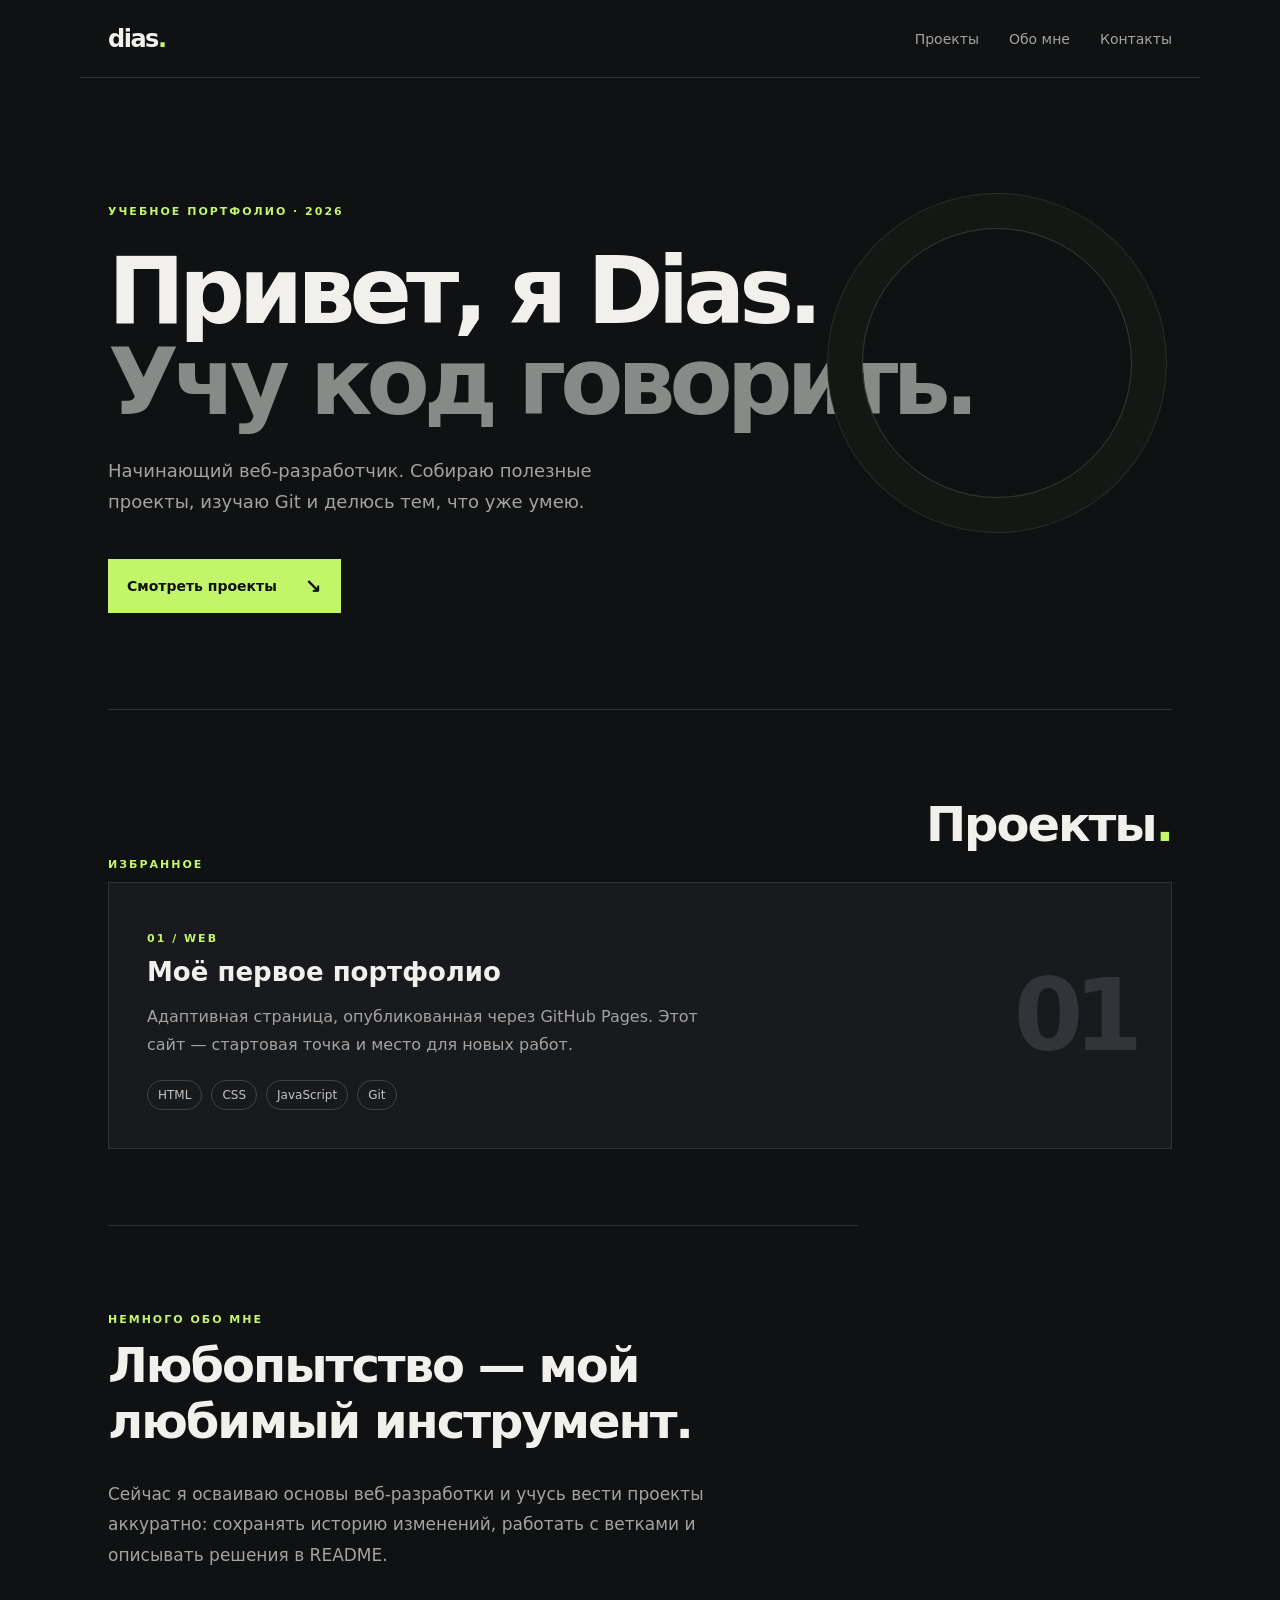
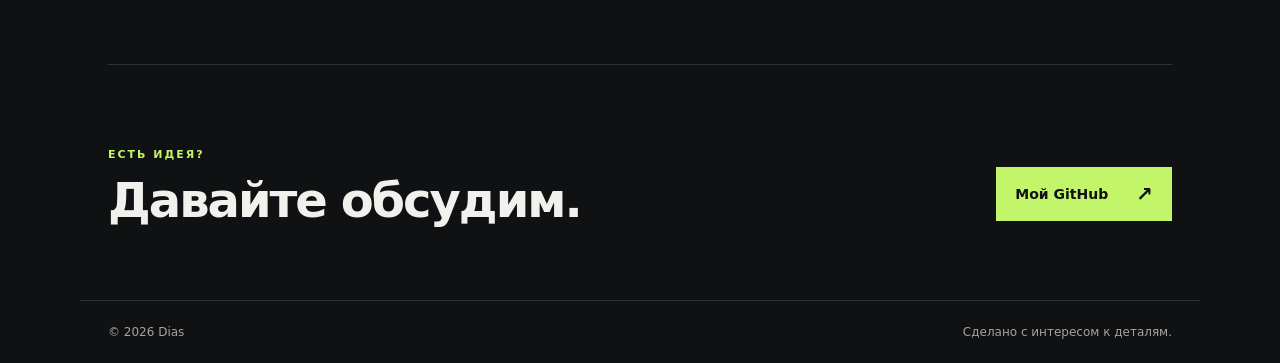
<file: index.html>
<!doctype html>
<html lang="ru">
<head>
  <meta charset="utf-8">
  <meta name="viewport" content="width=device-width, initial-scale=1">
  <meta name="description" content="Учебное портфолио Dias: проекты, навыки и контакты.">
  <title>Dias — портфолио</title>
  <link rel="stylesheet" href="styles.css">
  <script src="script.js" defer></script>
</head>
<body>
  <header class="topbar"><a class="brand" href="#home">dias<span>.</span></a><nav><a href="#projects">Проекты</a><a href="#about">Обо мне</a><a href="#contact">Контакты</a></nav></header>
  <main id="home">
    <section class="hero"><p class="eyebrow">УЧЕБНОЕ ПОРТФОЛИО · 2026</p><h1>Привет, я Dias.<br><span>Учу код говорить.</span></h1><p class="intro">Начинающий веб-разработчик. Собираю полезные проекты, изучаю Git и делюсь тем, что уже умею.</p><a class="button" href="#projects">Смотреть проекты <span>↘</span></a><div class="orb" aria-hidden="true"></div></section>
    <section id="projects" class="section"><div class="section-head"><p class="eyebrow">ИЗБРАННОЕ</p><h2>Проекты<span>.</span></h2></div><article class="project"><div><p class="tag">01 / WEB</p><h3>Моё первое портфолио</h3><p>Адаптивная страница, опубликованная через GitHub Pages. Этот сайт — стартовая точка и место для новых работ.</p><div class="chips"><span>HTML</span><span>CSS</span><span>JavaScript</span><span>Git</span></div></div><div class="project-mark" aria-hidden="true">01</div></article></section>
    <section id="about" class="section about"><p class="eyebrow">НЕМНОГО ОБО МНЕ</p><h2>Любопытство — мой<br>любимый инструмент.</h2><p>Сейчас я осваиваю основы веб-разработки и учусь вести проекты аккуратно: сохранять историю изменений, работать с ветками и описывать решения в README.</p></section>
    <section id="contact" class="contact"><div><p class="eyebrow">ЕСТЬ ИДЕЯ?</p><h2>Давайте обсудим.</h2></div><a class="button" href="https://github.com/chmylae">Мой GitHub <span>↗</span></a></section>
  </main>
  <footer><span>© 2026 Dias</span><span>Сделано с интересом к деталям.</span></footer>
</body>
</html>
</file>
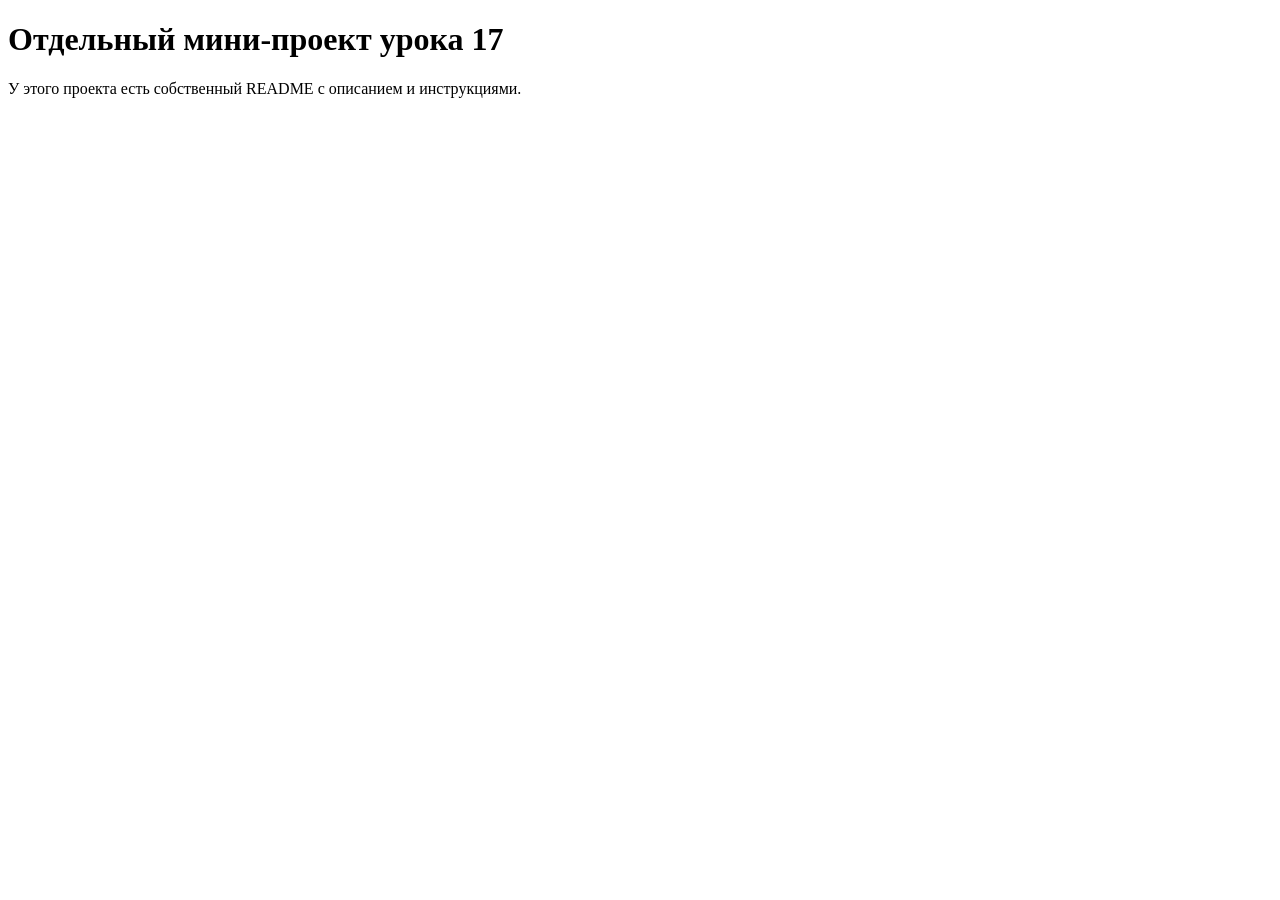
<file: lessons/17-readme/index.html>
<!doctype html>
<html lang="ru"><meta charset="utf-8"><meta name="viewport" content="width=device-width,initial-scale=1"><title>Урок 17</title>
<h1>Отдельный мини-проект урока 17</h1><p>У этого проекта есть собственный README с описанием и инструкциями.</p></html>
</file>
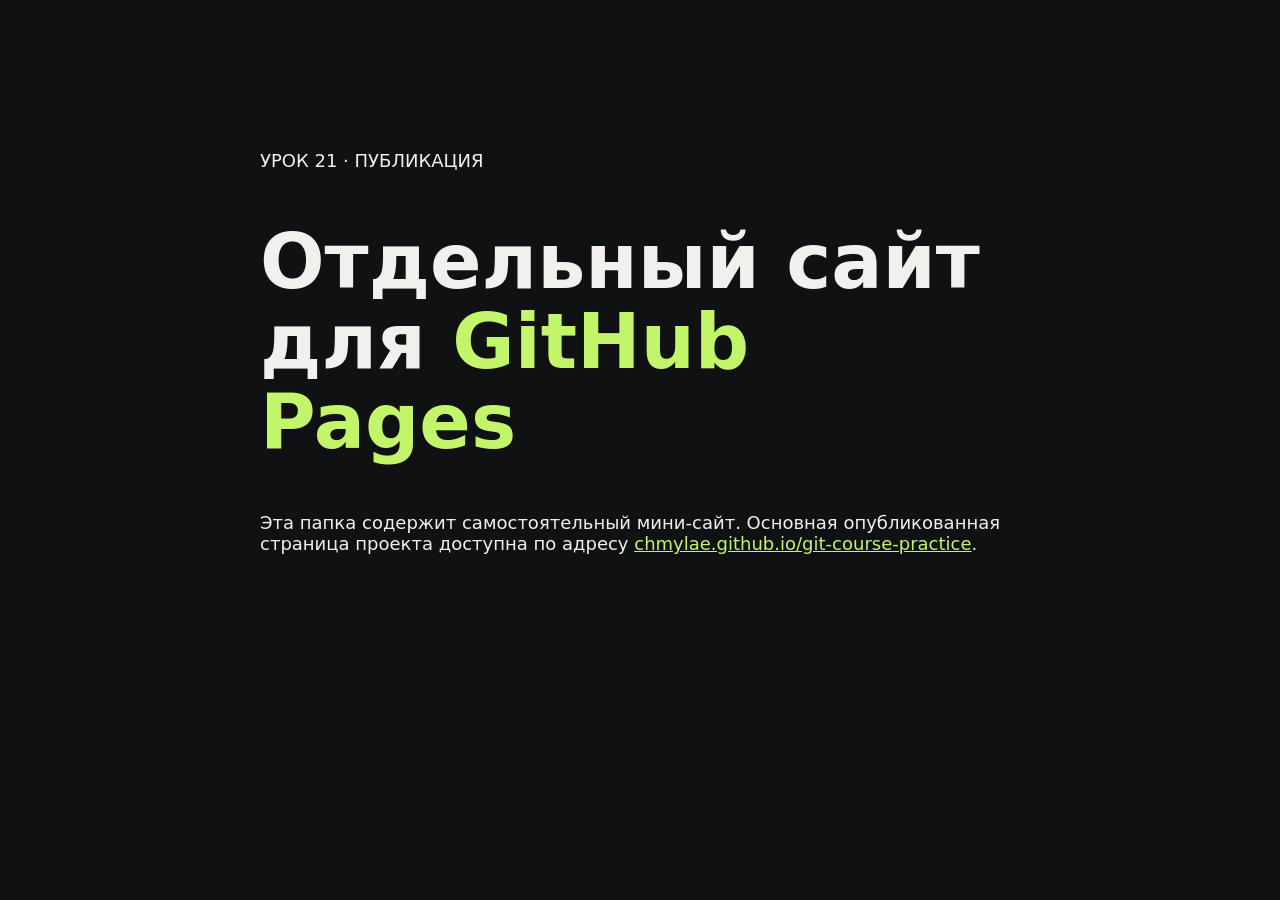
<file: lessons/21-pages/index.html>
<!doctype html>
<html lang="ru">
<head><meta charset="utf-8"><meta name="viewport" content="width=device-width,initial-scale=1"><title>Урок 21 — GitHub Pages</title>
<style>body{font:18px system-ui;max-width:760px;margin:12vh auto;padding:24px;background:#101113;color:#f1f0ec}h1{font-size:clamp(42px,8vw,76px);line-height:1.05}strong{color:#c3f56a}a{color:#c3f56a}</style></head>
<body><p>УРОК 21 · ПУБЛИКАЦИЯ</p><h1>Отдельный сайт для <strong>GitHub Pages</strong></h1><p>Эта папка содержит самостоятельный мини-сайт. Основная опубликованная страница проекта доступна по адресу <a href="https://chmylae.github.io/git-course-practice/">chmylae.github.io/git-course-practice</a>.</p></body></html>
</file>
<file: styles.css>
:root{color-scheme:dark;--bg:#101113;--panel:#181a1e;--text:#f1f0ec;--muted:#a3a39f;--accent:#c3f56a;--line:#303136;font-family:Inter,ui-sans-serif,system-ui,-apple-system,"Segoe UI",sans-serif}*{box-sizing:border-box}html{scroll-behavior:smooth}body{margin:0;background:var(--bg);color:var(--text)}a{color:inherit;text-decoration:none}.topbar{height:78px;display:flex;align-items:center;justify-content:space-between;max-width:1120px;margin:auto;padding:0 28px;border-bottom:1px solid var(--line)}.brand{font-weight:800;font-size:24px;letter-spacing:-1.5px}.brand span,.section h2 span{color:var(--accent)}nav{display:flex;gap:30px;color:var(--muted);font-size:14px}nav a:hover{color:var(--accent)}main{max-width:1120px;margin:auto;padding:0 28px}.hero{min-height:560px;padding:116px 0 96px;position:relative;overflow:hidden}.eyebrow,.tag{font-size:11px;font-weight:700;letter-spacing:2px;color:var(--accent)}h1{font-size:clamp(52px,8vw,92px);line-height:.99;letter-spacing:-6px;margin:28px 0}.hero h1 span{color:#888a87}.intro{font-size:18px;line-height:1.7;color:var(--muted);max-width:520px}.button{display:inline-flex;align-items:center;gap:28px;background:var(--accent);color:#111;padding:15px 19px;margin-top:24px;font-weight:700;font-size:14px}.button span{font-size:20px}.orb{position:absolute;width:270px;height:270px;border-radius:50%;border:1px solid #363a32;right:40px;top:150px;box-shadow:0 0 0 34px #151714,0 0 0 35px #292d26}.section{padding:76px 0;border-top:1px solid var(--line)}.section-head{display:flex;align-items:end;justify-content:space-between}.section h2,.contact h2{font-size:48px;letter-spacing:-2px;margin:10px 0 30px}.project{background:var(--panel);padding:38px;display:flex;justify-content:space-between;align-items:center;min-height:260px;border:1px solid var(--line)}.project h3{font-size:26px;margin:12px 0}.project p:not(.tag){color:var(--muted);line-height:1.7;max-width:560px}.chips{display:flex;gap:9px;flex-wrap:wrap;margin-top:22px}.chips span{border:1px solid #42434a;padding:7px 10px;border-radius:20px;color:#c5c5c0;font-size:12px}.project-mark{font-size:100px;letter-spacing:-10px;color:#32343a;font-weight:800}.about{max-width:750px}.about>p:last-child{color:var(--muted);font-size:17px;line-height:1.8;max-width:650px}.contact{display:flex;justify-content:space-between;align-items:center;padding:72px 0;border-top:1px solid var(--line)}.contact h2{margin-bottom:0}footer{max-width:1120px;margin:auto;padding:24px 28px;border-top:1px solid var(--line);display:flex;justify-content:space-between;color:var(--muted);font-size:12px}@media(max-width:650px){.topbar{height:68px}nav{gap:14px;font-size:12px}.hero{padding:88px 0;min-height:500px}h1{letter-spacing:-3px}.orb{width:140px;height:140px;right:5px;top:300px;opacity:.55}.section h2,.contact h2{font-size:38px}.project{padding:25px}.project-mark{font-size:62px}.contact{align-items:flex-start;flex-direction:column;gap:5px}footer{gap:16px;flex-direction:column}}
</file>
